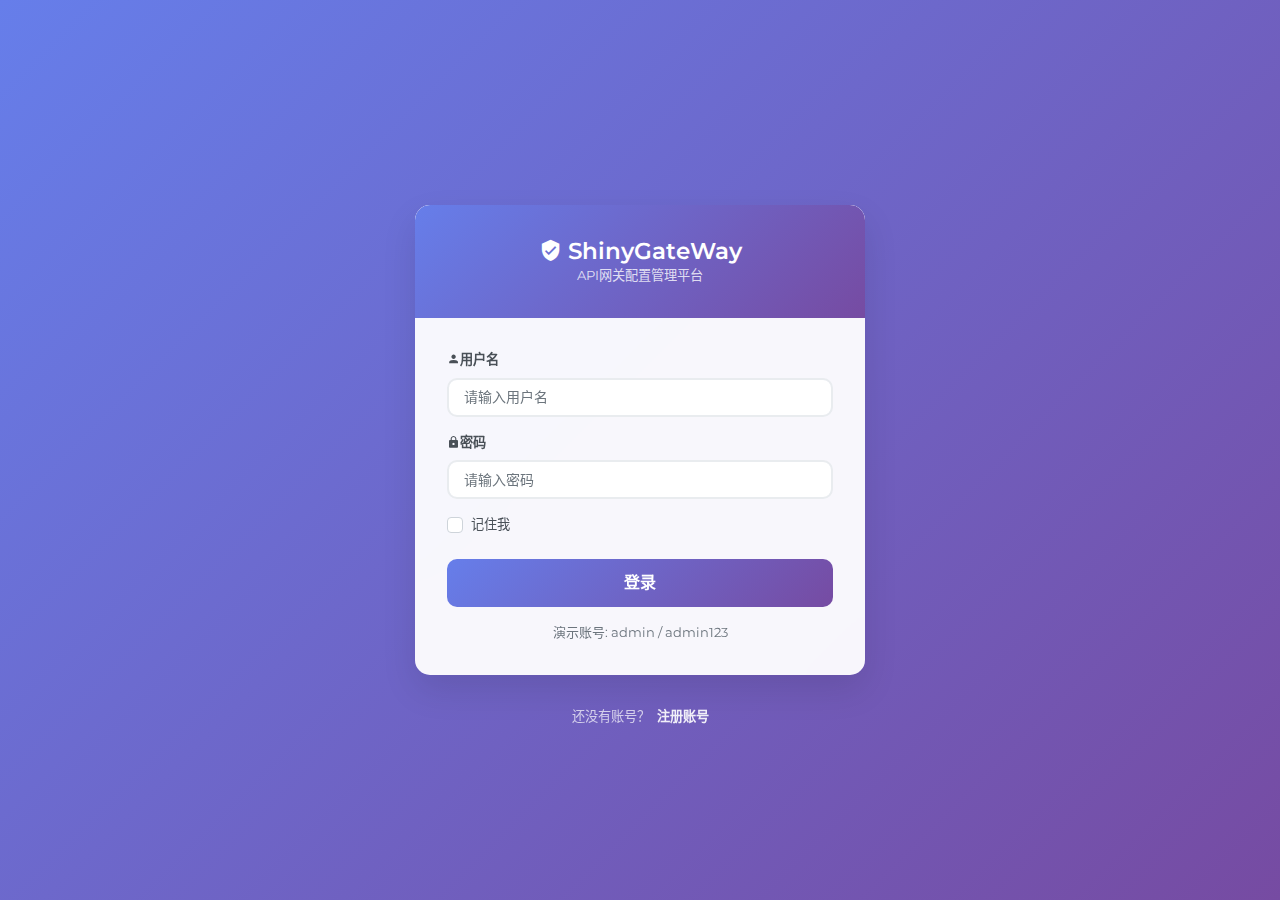
<file: index.html>
<!DOCTYPE html>
<html lang="zh-CN">

    <head>
        <meta charset="utf-8" />
        <title>APISIX 管理系统 - 登录</title>
        <meta name="viewport" content="width=device-width, initial-scale=1, shrink-to-fit=no">
        <meta content="Shiny API网关管理系统" name="description" />
        <meta content="Shiny Admin" name="author" />
        <meta http-equiv="X-UA-Compatible" content="IE=edge" />
    
        <!-- App favicon -->
        <link rel="shortcut icon" href="assets/images/shiny.ico">
    
        <!-- App css -->
        <link href="assets/css/bootstrap.min.css" rel="stylesheet" type="text/css" />
        <link href="assets/css/icons.min.css" rel="stylesheet" type="text/css" />
        <link href="assets/css/theme.min.css" rel="stylesheet" type="text/css" />
    
        <style>
            /* 使用更高优先级的选择器来覆盖theme.css */
            body.login-container {
                background: linear-gradient(135deg, #667eea 0%, #764ba2 100%) !important;
                min-height: 100vh !important;
            }
            
            /* 确保背景图片不会覆盖我们的渐变背景 */
            body.login-container.bg-login {
                background: linear-gradient(135deg, #667eea 0%, #764ba2 100%) !important;
                background-image: none !important;
            }
            
            .login-card {
                border: none !important;
                border-radius: 15px !important;
                box-shadow: 0 15px 35px rgba(0, 0, 0, 0.1) !important;
                backdrop-filter: blur(10px) !important;
                background: rgba(255, 255, 255, 0.95) !important;
                margin: 2rem auto !important;
                max-width: 450px !important;
                overflow: hidden !important;
                position: relative !important;
            }
            
            .login-header {
                background: linear-gradient(135deg, #667eea 0%, #764ba2 100%) !important;
                color: white !important;
                border-radius: 15px 15px 0 0 !important;
                padding: 2rem !important;
                margin: 0 !important;
                text-align: center !important;
                width: 100% !important;
                box-sizing: border-box !important;
            }
            
            .login-header h3 {
                color: white !important;
                margin-bottom: 0.5rem !important;
            }
            
            .login-header p {
                color: rgba(255, 255, 255, 0.8) !important;
                margin-bottom: 0 !important;
            }
            
            .form-control {
                border-radius: 10px !important;
                border: 2px solid #e9ecef !important;
                padding: 12px 15px !important;
                transition: all 0.3s ease !important;
                font-size: 14px !important;
            }
            
            .form-control:focus {
                border-color: #667eea !important;
                box-shadow: 0 0 0 0.2rem rgba(102, 126, 234, 0.25) !important;
                outline: none !important;
            }
            
            .btn-login {
                border-radius: 10px !important;
                padding: 12px !important;
                font-weight: 600 !important;
                background: linear-gradient(135deg, #667eea 0%, #764ba2 100%) !important;
                border: none !important;
                transition: all 0.3s ease !important;
                color: white !important;
                font-size: 16px !important;
            }
            
            .btn-login:hover {
                transform: translateY(-2px) !important;
                box-shadow: 0 8px 25px rgba(102, 126, 234, 0.3) !important;
                background: linear-gradient(135deg, #5a6fd8 0%, #6a4190 100%) !important;
            }
            
            .btn-login:disabled {
                opacity: 0.7 !important;
                transform: none !important;
            }
            
            .alert {
                border-radius: 10px !important;
                border: none !important;
                margin-bottom: 1rem !important;
            }
            
            .alert-danger {
                background-color: #f8d7da !important;
                color: #721c24 !important;
                border-left: 4px solid #dc3545 !important;
            }
            
            .alert-success {
                background-color: #d4edda !important;
                color: #155724 !important;
                border-left: 4px solid #28a745 !important;
            }
            
            .loading-spinner {
                display: none !important;
            }
            
            .loading .loading-spinner {
                display: inline-block !important;
            }
            
            .loading .btn-text {
                display: none !important;
            }
            
            .form-label {
                color: #495057 !important;
                font-weight: 600 !important;
                margin-bottom: 0.5rem !important;
            }
            
            .custom-control-input:checked ~ .custom-control-label::before {
                background-color: #667eea !important;
                border-color: #667eea !important;
            }
            
            .text-white-50 {
                color: rgba(255, 255, 255, 0.7) !important;
            }
            
            .text-white-50 a {
                color: rgba(255, 255, 255, 0.9) !important;
                text-decoration: none !important;
            }
            
            .text-white-50 a:hover {
                color: white !important;
                text-decoration: underline !important;
            }
            
            /* 响应式设计 */
            @media (max-width: 768px) {
                .login-card {
                    margin: 1rem !important;
                    max-width: none !important;
                }
                
                .login-header {
                    padding: 1.5rem !important;
                }
                
                .card-body {
                    padding: 1.5rem !important;
                }
            }
            
            /* 确保完美对齐 */
            .card-body {
                padding: 2rem !important;
                margin: 0 !important;
            }
            
            .login-header h3 {
                margin: 0 !important;
                padding: 0 !important;
            }
            
            .login-header p {
                margin: 0 !important;
                padding: 0 !important;
            }
        </style>
    </head>

<body class="login-container" style="background: linear-gradient(135deg, #667eea 0%, #764ba2 100%) !important;">

    <div>
        <div class="container">
            <div class="row">
                <div class="col-12">
                    <div class="d-flex align-items-center min-vh-100">
                        <div class="w-100 d-block my-5">
                            <div class="row justify-content-center">
                                <div class="col-md-8 col-lg-5">
                                     <div class="card login-card" style="background: rgba(255, 255, 255, 0.95) !important; backdrop-filter: blur(10px) !important; border: none !important; border-radius: 15px !important; box-shadow: 0 15px 35px rgba(0, 0, 0, 0.1) !important; overflow: hidden !important; position: relative !important;">
                                        <div class="login-header text-center" style="background: linear-gradient(135deg, #667eea 0%, #764ba2 100%) !important; color: white !important; border-radius: 15px 15px 0 0 !important; padding: 2rem !important; margin: 0 !important; width: 100% !important;">
                                            <h3 class="mb-2">
                                                <i class="mdi mdi-shield-check me-2"></i>
                                                ShinyGateWay
                                            </h3>
                                            <p class="mb-0 opacity-75">API网关配置管理平台</p>
                                        </div>
                                        <div class="card-body" style="padding: 2rem !important; margin: 0 !important;">
                                            <!-- 登录表单 -->
                                            <form id="loginForm" class="needs-validation" novalidate>
                                                <!-- 错误提示 -->
                                                <div id="loginAlert" class="alert alert-danger" style="display: none;">
                                                    <i class="mdi mdi-alert-circle me-2"></i>
                                                    <span id="loginErrorText"></span>
                                                </div>
                                                
                                                <!-- 成功提示 -->
                                                <div id="loginSuccess" class="alert alert-success" style="display: none;">
                                                    <i class="mdi mdi-check-circle me-2"></i>
                                                    登录成功，正在跳转...
                                                </div>

                                                <div class="form-group mb-3">
                                                    <label for="username" class="form-label fw-bold" style="color: #495057 !important; font-weight: 600 !important; margin-bottom: 0.5rem !important;">
                                                        <i class="mdi mdi-account me-1"></i>用户名
                                                    </label>
                                                    <input class="form-control" type="text" id="username" name="username" 
                                                           required placeholder="请输入用户名" autocomplete="username" style="border-radius: 10px !important; border: 2px solid #e9ecef !important; padding: 12px 15px !important; font-size: 14px !important;">
                                                    <div class="invalid-feedback">
                                                        请输入用户名
                                                    </div>
                                                </div>
                                                
                                                <div class="form-group mb-3">
                                                    <label for="password" class="form-label fw-bold" style="color: #495057 !important; font-weight: 600 !important; margin-bottom: 0.5rem !important;">
                                                        <i class="mdi mdi-lock me-1"></i>密码
                                                    </label>
                                                    <input class="form-control" type="password" id="password" name="password" 
                                                           required placeholder="请输入密码" autocomplete="current-password" style="border-radius: 10px !important; border: 2px solid #e9ecef !important; padding: 12px 15px !important; font-size: 14px !important;">
                                                    <div class="invalid-feedback">
                                                        请输入密码
                                                    </div>
                                                </div>
            
                                                <div class="form-group mb-4">
                                                    <div class="custom-control custom-checkbox checkbox-primary">
                                                        <input type="checkbox" class="custom-control-input" id="rememberMe" style="accent-color: #667eea !important;">
                                                        <label class="custom-control-label" for="rememberMe" style="color: #495057 !important; font-weight: 500 !important;">记住我</label>
                                                    </div>
                                                </div>
                                                
                                                <div class="mb-3">
                                                    <button class="btn btn-login btn-primary w-100" type="submit" id="loginBtn" style="background: linear-gradient(135deg, #667eea 0%, #764ba2 100%) !important; border: none !important; border-radius: 10px !important; padding: 12px !important; font-weight: 600 !important; color: white !important; font-size: 16px !important;">
                                                        <span class="loading-spinner spinner-border spinner-border-sm me-2" role="status"></span>
                                                        <span class="btn-text">登录</span>
                                                    </button>
                                                </div>
                                            </form>
                                            
                                            <!-- 快速登录提示 -->
                                            <div class="text-center mt-3">
                                                <small class="text-muted" style="color: #6c757d !important; font-size: 13px !important;">
                                                    演示账号: admin / admin123
                                                </small>
                                            </div>
                                        </div>
                                    </div>
                                    
                                    <div class="row mt-4">
                                        <div class="col-sm-12 text-center">
                                            <p class="text-white-50 mb-0" style="color: rgba(255, 255, 255, 0.7) !important;">
                                                还没有账号？ 
                                                <a href="#" class="text-white-50 ml-1" onclick="showRegisterInfo()" style="color: rgba(255, 255, 255, 0.9) !important; text-decoration: none !important;">
                                                    <b>注册账号</b>
                                                </a>
                                            </p>
                                        </div>
                                    </div>
                                </div>
                            </div>
                        </div>
                    </div>
                </div>
            </div>
        </div>
    </div>

    <!-- jQuery  -->
    <script src="assets/js/jquery.min.js"></script>
    <script src="assets/js/bootstrap.bundle.min.js"></script>
    <script src="assets/js/metismenu.min.js"></script>
    <script src="assets/js/waves.js"></script>
    <script src="assets/js/simplebar.min.js"></script>

    <!-- App js -->
    <script src="assets/js/theme.js"></script>

    <!-- 登录功能脚本 -->
    <script>
        class LoginManager {
            constructor() {
                this.init();
            }

            init() {
                this.bindEvents();
                this.checkRememberedUser();
                this.setupFormValidation();
            }

            bindEvents() {
                const loginForm = document.getElementById('loginForm');
                const loginBtn = document.getElementById('loginBtn');

                if (loginForm) {
                    loginForm.addEventListener('submit', (e) => {
                        e.preventDefault();
                        this.handleLogin();
                    });
                }

                // 回车键登录
                document.addEventListener('keypress', (e) => {
                    if (e.key === 'Enter') {
                        this.handleLogin();
                    }
                });
            }

            setupFormValidation() {
                // Bootstrap 表单验证
                const forms = document.querySelectorAll('.needs-validation');
                Array.from(forms).forEach(form => {
                    form.addEventListener('submit', event => {
                        if (!form.checkValidity()) {
                            event.preventDefault();
                            event.stopPropagation();
                        }
                        form.classList.add('was-validated');
                    });
                });
            }

            async handleLogin() {
                const username = document.getElementById('username').value.trim();
                const password = document.getElementById('password').value.trim();
                const rememberMe = document.getElementById('rememberMe').checked;

                // 表单验证
                if (!username || !password) {
                    this.showError('请填写完整的登录信息');
                    return;
                }

                // 显示加载状态
                this.setLoadingState(true);
                this.hideAlerts();

                try {
                    // 模拟登录验证（实际项目中这里应该调用后端API）
                    const success = await this.validateCredentials(username, password);
                    
                    if (success) {
                        // 保存登录状态
                        this.saveLoginState(username, rememberMe);
                        
                        // 显示成功消息
                        this.showSuccess();
                        
                        // 延迟跳转到管理页面
                        setTimeout(() => {
                            this.redirectToAdmin();
                        }, 1500);
                    } else {
                        this.showError('用户名或密码错误');
                    }
                } catch (error) {
                    this.showError('登录失败，请稍后重试');
                    console.error('Login error:', error);
                } finally {
                    this.setLoadingState(false);
                }
            }

            async validateCredentials(username, password) {
                // 模拟API调用延迟
                await new Promise(resolve => setTimeout(resolve, 1000));
                
                // 演示账号验证
                if (username === 'admin' && password === 'admin123') {
                    return true;
                }
                
                // 其他用户名密码组合（实际项目中这里应该调用后端验证）
                if (username === 'user' && password === 'user123') {
                    return true;
                }
                
                return false;
            }

            saveLoginState(username, rememberMe) {
                // 保存登录状态到 localStorage - 兼容两种存储方式
                const loginData = {
                    username: username,
                    isLoggedIn: true,
                    loginTime: new Date().toISOString(),
                    rememberMe: rememberMe
                };
                
                // 保存到apisixLoginData（原有方式）
                localStorage.setItem('apisixLoginData', JSON.stringify(loginData));
                
                // 同时保存到独立键（兼容admin.html）
                localStorage.setItem('isLoggedIn', 'true');
                localStorage.setItem('userEmail', username);
                localStorage.setItem('userToken', 'demo-token-' + Date.now());
                
                // 如果选择记住我，保存到 sessionStorage
                if (rememberMe) {
                    sessionStorage.setItem('apisixLoginData', JSON.stringify(loginData));
                }
            }

            checkRememberedUser() {
                // 检查是否有记住的用户信息
                const rememberedData = localStorage.getItem('apisixLoginData');
                if (rememberedData) {
                    try {
                        const data = JSON.parse(rememberedData);
                        if (data.rememberMe && data.isLoggedIn) {
                            document.getElementById('username').value = data.username || '';
                            document.getElementById('rememberMe').checked = true;
                        }
                    } catch (e) {
                        console.error('Failed to parse remembered data:', e);
                    }
                }
            }

            setLoadingState(loading) {
                const loginBtn = document.getElementById('loginBtn');
                if (loading) {
                    loginBtn.classList.add('loading');
                    loginBtn.disabled = true;
                } else {
                    loginBtn.classList.remove('loading');
                    loginBtn.disabled = false;
                }
            }

            showError(message) {
                const alert = document.getElementById('loginAlert');
                const errorText = document.getElementById('loginErrorText');
                
                if (alert && errorText) {
                    errorText.textContent = message;
                    alert.style.display = 'block';
                    
                    // 自动隐藏错误提示
                    setTimeout(() => {
                        alert.style.display = 'none';
                    }, 5000);
                }
            }

            showSuccess() {
                const success = document.getElementById('loginSuccess');
                if (success) {
                    success.style.display = 'block';
                }
            }

            hideAlerts() {
                const alert = document.getElementById('loginAlert');
                const success = document.getElementById('loginSuccess');
                
                if (alert) alert.style.display = 'none';
                if (success) success.style.display = 'none';
            }

            redirectToAdmin() {
                // 跳转到管理页面
                window.location.href = 'admin.html';
            }
        }

        // 显示注册信息
        function showRegisterInfo() {
            alert('请联系系统管理员创建账号\n\n演示账号：\n用户名：admin\n密码：admin123');
        }

        // 页面加载完成后初始化登录管理器
        document.addEventListener('DOMContentLoaded', () => {
            new LoginManager();
        });

        // 检查是否已经登录
        function checkLoginStatus() {
            // 检查两种存储方式
            let isLoggedIn = localStorage.getItem('isLoggedIn');
            let userEmail = localStorage.getItem('userEmail');
            
            // 如果没有直接存储，尝试从apisixLoginData中获取
            if (!isLoggedIn || !userEmail) {
                const loginData = localStorage.getItem('apisixLoginData');
                if (loginData) {
                    try {
                        const data = JSON.parse(loginData);
                        if (data.isLoggedIn) {
                            isLoggedIn = data.isLoggedIn;
                            userEmail = data.username;
                        }
                    } catch (e) {
                        console.error('Failed to parse login data:', e);
                    }
                }
            }
            
            // 如果已经登录，直接跳转到管理页面
            if (isLoggedIn && userEmail) {
                window.location.href = 'admin.html';
            }
        }

        // 页面加载时检查登录状态
        checkLoginStatus();
    </script>

</body>

</html>
</file>
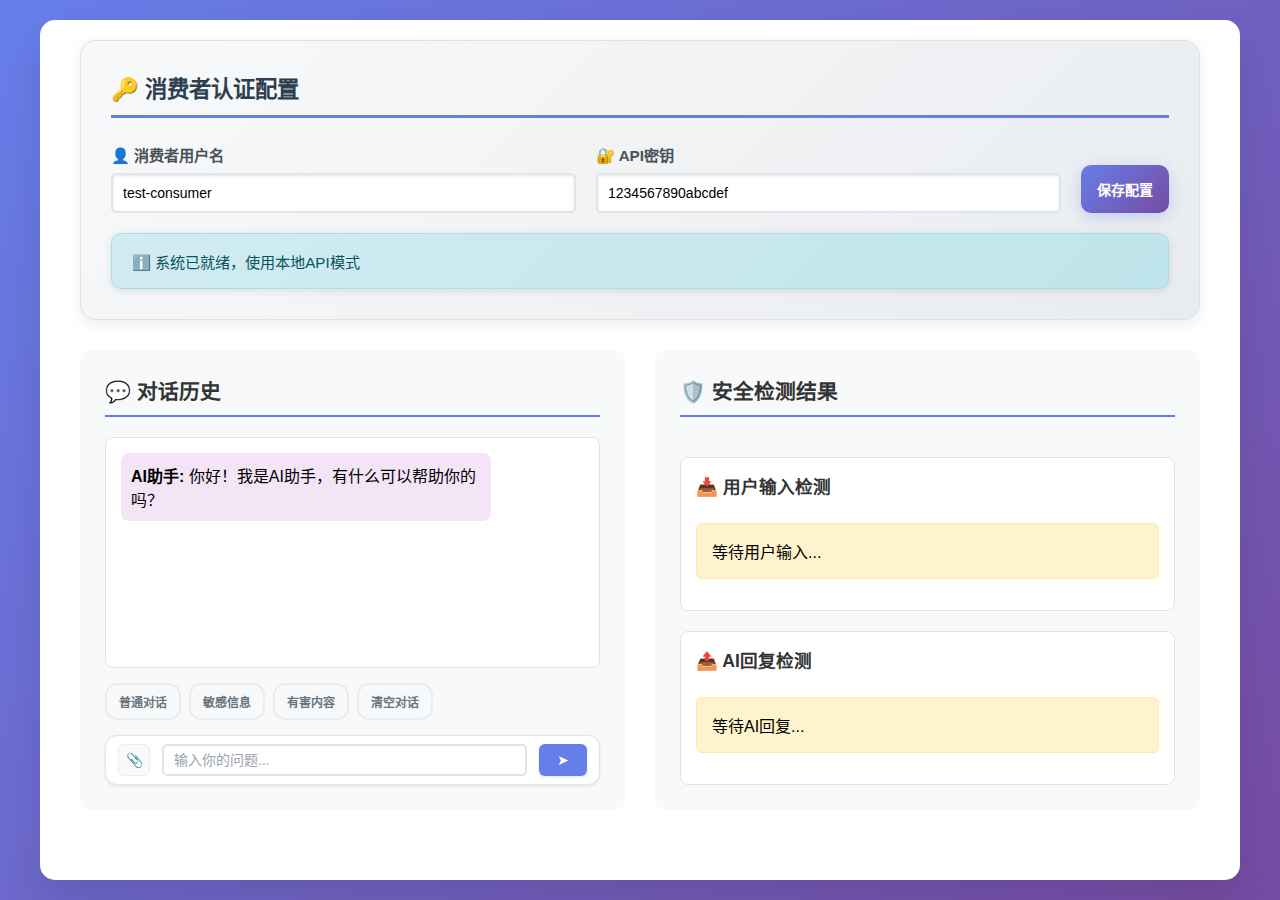
<file: ai-proxy-test.html>
<!DOCTYPE html>
<html lang="zh-CN">
<head>
    <meta charset="UTF-8">
    <meta name="viewport" content="width=device-width, initial-scale=1.0">
    <title>AI代理测试 - 双向内容检测</title>
    <style>
        * {
            margin: 0;
            padding: 0;
            box-sizing: border-box;
        }

        body {
            font-family: 'Segoe UI', Tahoma, Geneva, Verdana, sans-serif;
            background: linear-gradient(135deg, #667eea 0%, #764ba2 100%);
            min-height: 100vh;
            padding: 20px;
            margin: 0;
        }

        .container {
            max-width: 1200px;
            margin: 0 auto;
            background: white;
            border-radius: 15px;
            box-shadow: 0 20px 40px rgba(0,0,0,0.1);
            overflow: hidden;
            min-height: calc(100vh - 40px);
            max-height: calc(100vh - 40px);
            display: flex;
            flex-direction: column;
        }

        .content {
            padding: 20px 40px 40px 40px;
            flex: 1;
            display: flex;
            flex-direction: column;
            min-height: 0;
        }

        /* 消费者认证配置区域 */
        .auth-config {
            background: linear-gradient(135deg, #f8f9fa 0%, #e9ecef 100%);
            border-radius: 15px;
            padding: 30px;
            margin-bottom: 30px;
            border: 1px solid #dee2e6;
            box-shadow: 0 4px 15px rgba(0,0,0,0.08);
        }

        .auth-config h3 {
            color: #2c3e50;
            margin-bottom: 25px;
            border-bottom: 3px solid #667eea;
            padding-bottom: 12px;
            font-size: 1.4em;
            display: flex;
            align-items: center;
            gap: 10px;
        }

        .auth-form {
            display: grid;
            grid-template-columns: 1fr 1fr auto;
            gap: 20px;
            align-items: end;
            margin-bottom: 20px;
        }

        .auth-input-group {
            display: flex;
            flex-direction: column;
        }

        .auth-input-group label {
            font-weight: 600;
            margin-bottom: 8px;
            color: #495057;
            font-size: 0.95em;
            display: flex;
            align-items: center;
            gap: 8px;
        }

        .auth-input-group input {
            padding: 14px 16px;
            border: 2px solid #e9ecef;
            border-radius: 10px;
            font-size: 14px;
            transition: all 0.3s ease;
            background: white;
            box-shadow: inset 0 1px 3px rgba(0,0,0,0.1);
        }

        .auth-input-group input:focus {
            outline: none;
            border-color: #667eea;
            box-shadow: 0 0 0 3px rgba(102, 126, 234, 0.1);
            transform: translateY(-1px);
        }

        .auth-button {
            background: linear-gradient(135deg, #667eea 0%, #764ba2 100%);
            color: white;
            border: none;
            padding: 14px 16px;
            border-radius: 10px;
            font-weight: 600;
            cursor: pointer;
            transition: all 0.3s ease;
            box-shadow: 0 4px 15px rgba(102, 126, 234, 0.3);
            font-size: 14px;
            height: 48px;
            box-sizing: border-box;
        }

        .auth-button:hover {
            transform: translateY(-2px);
            box-shadow: 0 6px 20px rgba(102, 126, 234, 0.4);
        }

        .auth-button:active {
            transform: translateY(0);
        }

        .auth-button:disabled {
            opacity: 0.6;
            cursor: not-allowed;
            transform: none;
            box-shadow: none;
        }

        .auth-status {
            margin-top: 20px;
            padding: 16px 20px;
            border-radius: 10px;
            font-weight: 500;
            font-size: 0.95em;
            display: flex;
            align-items: center;
            gap: 10px;
            box-shadow: 0 2px 8px rgba(0,0,0,0.1);
            transition: all 0.3s ease;
        }

        .auth-status.success {
            background: linear-gradient(135deg, #d4edda 0%, #c3e6cb 100%);
            color: #155724;
            border: 1px solid #b8dacc;
        }

        .auth-status.error {
            background: linear-gradient(135deg, #f8d7da 0%, #f5c6cb 100%);
            color: #721c24;
            border: 1px solid #f1b0b7;
        }

        .auth-status.warning {
            background: linear-gradient(135deg, #fff3cd 0%, #ffeaa7 100%);
            color: #856404;
            border: 1px solid #fceaa8;
        }

        .auth-status.info {
            background: linear-gradient(135deg, #d1ecf1 0%, #bee5eb 100%);
            color: #0c5460;
            border: 1px solid #abdde5;
        }



        .chat-container {
            display: grid;
            grid-template-columns: 1fr 1fr;
            gap: 30px;
            margin-bottom: 30px;
            flex: 1;
            min-height: 0;
        }

        /* 响应式设计 */
        @media (max-width: 1200px) {
            .container {
                margin: 10px;
                max-width: none;
            }
            
            .content {
                padding: 15px 20px 20px 20px;
            }
        }

        @media (max-width: 768px) {
            .chat-container {
                grid-template-columns: 1fr;
                gap: 20px;
            }
            
            .auth-form {
                grid-template-columns: 1fr;
                gap: 15px;
            }
            
            .auth-config {
                padding: 20px;
            }
            
            .content {
                padding: 10px 15px 15px 15px;
            }
        }

        @media (max-height: 600px) {
            .container {
                min-height: auto;
                max-height: none;
            }
            
            .auth-config {
                padding: 15px;
                margin-bottom: 15px;
            }
            
            .auth-config h3 {
                margin-bottom: 15px;
                font-size: 1.2em;
            }
        }

        .chat-panel {
            background: #f8f9fa;
            border-radius: 10px;
            padding: 25px;
            height: 100%;
            display: flex;
            flex-direction: column;
            min-height: 0;
        }

        .panel-title {
            font-size: 1.3em;
            font-weight: 600;
            margin-bottom: 20px;
            color: #333;
            border-bottom: 2px solid #667eea;
            padding-bottom: 10px;
        }

        .message-list {
            flex: 1;
            overflow-y: auto;
            background: white;
            border-radius: 8px;
            padding: 15px;
            margin-bottom: 15px;
            border: 1px solid #e1e5e9;
            min-height: 0;
        }

        .message {
            margin-bottom: 10px;
            padding: 10px;
            border-radius: 8px;
            max-width: 80%;
        }

        .message.user {
            background: #e3f2fd;
            margin-left: auto;
            text-align: right;
        }

        .message.ai {
            background: #f3e5f5;
        }

        .message.error {
            background: #ffebee;
            color: #c62828;
        }

        .input-area {
            display: flex;
            align-items: center;
            background: white;
            border-radius: 12px;
            padding: 8px 12px;
            box-shadow: 0 1px 3px rgba(0, 0, 0, 0.1);
            border: 1px solid #e1e5e9;
            transition: all 0.2s ease;
            position: relative;
            gap: 12px;
        }

        .input-area:focus-within {
            box-shadow: 0 2px 8px rgba(0, 0, 0, 0.15);
            border-color: #667eea;
        }

        .upload-icon {
            width: 32px;
            height: 32px;
            display: flex;
            align-items: center;
            justify-content: center;
            color: #6c757d;
            cursor: pointer;
            border-radius: 6px;
            transition: all 0.2s ease;
            font-size: 14px;
            background: #f8f9fa;
            border: 1px solid #e9ecef;
        }

        .upload-icon:hover {
            background: #667eea;
            color: white;
            border-color: #667eea;
        }

        .input-area input {
            flex: 1;
            padding: 8px 12px;
            border: none;
            border-radius: 6px;
            font-size: 14px;
            background: transparent;
            color: #333;
            font-weight: 400;
            transition: all 0.2s ease;
            height: 32px;
            box-sizing: border-box;
        }

        .input-area input::placeholder {
            color: #9ca3af;
            font-weight: 400;
        }

        .input-area input:focus {
            outline: none;
        }

        .btn {
            padding: 12px 24px;
            border: none;
            border-radius: 12px;
            font-size: 14px;
            font-weight: 600;
            cursor: pointer;
            transition: all 0.3s ease;
            position: relative;
            overflow: hidden;
        }

        .btn-primary {
            background: #667eea;
            color: white;
            border-radius: 6px;
            width: 32px;
            height: 32px;
            font-weight: 500;
            font-size: 14px;
            position: relative;
            overflow: hidden;
            transition: all 0.2s ease;
            box-shadow: 0 1px 3px rgba(102, 126, 234, 0.2);
            flex-shrink: 0;
            display: flex;
            align-items: center;
            justify-content: center;
            border: none;
            cursor: pointer;
        }

        .btn-primary::before {
            content: '';
            position: absolute;
            top: 0;
            left: -100%;
            width: 100%;
            height: 100%;
            background: linear-gradient(90deg, transparent, rgba(255, 255, 255, 0.2), transparent);
            transition: left 0.5s;
        }

        .btn-primary:hover {
            background: #5a67d8;
            box-shadow: 0 2px 6px rgba(102, 126, 234, 0.3);
        }

        .btn-primary:active {
            background: #4c63d2;
        }

        .btn-secondary {
            background: #f8f9fa;
            color: #6c757d;
            border: 2px solid #e9ecef;
        }

        .btn-secondary:hover {
            background: #e9ecef;
            transform: translateY(-2px);
        }

        .config-section {
            background: #f8f9fa;
            padding: 20px;
            border-radius: 8px;
            margin-bottom: 25px;
        }

        .config-section h3 {
            margin-bottom: 15px;
            color: #333;
        }

        .config-row {
            display: flex;
            gap: 15px;
            margin-bottom: 15px;
        }

        .config-item {
            flex: 1;
        }

        label {
            display: block;
            margin-bottom: 8px;
            font-weight: 600;
            color: #333;
        }

        input[type="text"], input[type="number"], select {
            width: 100%;
            padding: 10px;
            border: 2px solid #e1e5e9;
            border-radius: 5px;
            font-size: 14px;
        }

        input[type="checkbox"] {
            margin-right: 8px;
        }

        .status {
            text-align: center;
            margin: 20px 0;
            padding: 15px;
            background: #e9ecef;
            border-radius: 8px;
            font-size: 18px;
            font-weight: 600;
            color: #495057;
        }

        .loading {
            display: none;
            text-align: center;
            padding: 20px;
            color: #667eea;
        }

        .spinner {
            border: 3px solid #f3f3f3;
            border-top: 3px solid #667eea;
            border-radius: 50%;
            width: 30px;
            height: 30px;
            animation: spin 1s linear infinite;
            margin: 0 auto 10px;
        }

        @keyframes spin {
            0% { transform: rotate(0deg); }
            100% { transform: rotate(360deg); }
        }

        .safety-info {
            background: #fff3cd;
            border: 1px solid #ffeaa7;
            border-radius: 6px;
            padding: 15px;
            margin-top: 15px;
            transition: all 0.3s ease;
            flex: 1;
            overflow-y: auto;
        }

         .safety-info.detecting {
             background: #e3f2fd;
             border-color: #2196f3;
             animation: pulse 1.5s infinite;
         }

         @keyframes pulse {
             0% { opacity: 1; }
             50% { opacity: 0.7; }
             100% { opacity: 1; }
        }

        .safety-item {
            background: white;
            padding: 10px;
            margin: 8px 0;
            border-radius: 4px;
            border-left: 3px solid #ffc107;
        }

        .safety-type {
            font-weight: 600;
            color: #856404;
        }

        .safety-value {
            color: #721c24;
            background: #f8d7da;
            padding: 2px 6px;
            border-radius: 3px;
            margin: 0 5px;
        }

        .masked-value {
            color: #155724;
            background: #d4edda;
            padding: 2px 6px;
            border-radius: 3px;
            margin: 0 5px;
        }

        .safety-section {
            margin-top: 20px;
            padding: 15px;
            background: white;
            border-radius: 8px;
            border: 1px solid #e1e5e9;
            flex: 1;
            display: flex;
            flex-direction: column;
        }

        .safety-section h4 {
            margin-bottom: 10px;
            color: #333;
            font-size: 1.1em;
            font-weight: 600;
        }

        @media (max-width: 768px) {
            .chat-container {
                grid-template-columns: 1fr;
            }
            
            .header h1 {
                font-size: 2em;
            }
        }
    </style>
    <!-- Runtime config for gateway/base URLs -->
    <script src="config/runtime-config.js"></script>
</head>
<body>
    <div class="container">


        <div class="content">

            <!-- 消费者认证配置区域 -->
            <div class="auth-config">
                <h3>🔑 消费者认证配置</h3>
                <div class="auth-form">
                    <div class="auth-input-group">
                        <label for="consumerUsername">👤 消费者用户名</label>
                        <input type="text" id="consumerUsername" placeholder="例如: test-consumer" value="test-consumer">
                    </div>
                    <div class="auth-input-group">
                        <label for="consumerApiKey">🔐 API密钥</label>
                        <input type="text" id="consumerApiKey" placeholder="例如: 1234567890abcdef" value="1234567890abcdef">
                    </div>
                    <button class="auth-button" onclick="saveConsumerConfig()">保存配置</button>
                </div>
                <!-- 状态显示区域 -->
                <div class="auth-status" id="status">
                    ℹ️ 系统已就绪，使用本地API模式
                </div>
            </div>

            <!-- 聊天界面 -->
            <div class="chat-container">
                <div class="chat-panel">
                    <div class="panel-title">💬 对话历史</div>
                    <div class="message-list" id="messageList">
                        <div class="message ai">
                            <strong>AI助手:</strong> 你好！我是AI助手，有什么可以帮助你的吗？
                        </div>
                    </div>
                     
                     <!-- 示例按钮 -->
                     <div style="margin-bottom: 15px;">
                         <div style="display: flex; gap: 8px; flex-wrap: wrap;">
                             <button class="btn btn-secondary" onclick="loadExample('normal')" style="font-size: 12px; padding: 8px 12px;">普通对话</button>
                             <button class="btn btn-secondary" onclick="loadExample('sensitive')" style="font-size: 12px; padding: 8px 12px;">敏感信息</button>
                             <button class="btn btn-secondary" onclick="loadExample('harmful')" style="font-size: 12px; padding: 8px 12px;">有害内容</button>
                             <button class="btn btn-secondary" onclick="clearChat()" style="font-size: 12px; padding: 8px 12px;">清空对话</button>
                         </div>
                     </div>
                     
                    <div class="input-area">
                         <div class="upload-icon" onclick="document.getElementById('fileInput').click()" title="上传文件">
                             📎
                         </div>
                        <input type="text" id="userInput" placeholder="输入你的问题..." onkeypress="handleKeyPress(event)">
                         <button class="btn btn-primary" onclick="sendMessage()" title="发送">
                             ➤
                         </button>
                         <input type="file" id="fileInput" style="display: none;" accept=".txt,.doc,.docx,.pdf,.jpg,.jpeg,.png" onchange="handleFileUpload(event)">
                    </div>
                </div>

                <div class="chat-panel">
                    <div class="panel-title">🛡️ 安全检测结果</div>
                    <div class="safety-section">
                        <h4>📥 用户输入检测</h4>
                        <div id="inputSafetyInfo">
                            <div class="safety-info">
                                <p>等待用户输入...</p>
                            </div>
                        </div>
                    </div>
                    <div class="safety-section">
                        <h4>📤 AI回复检测</h4>
                        <div id="outputSafetyInfo">
                        <div class="safety-info">
                                <p>等待AI回复...</p>
                            </div>
                        </div>
                    </div>
                </div>
            </div>





            <!-- 加载状态 -->
            <div class="loading" id="loading">
                <div class="spinner"></div>
                <p>正在处理请求...</p>
            </div>
        </div>
    </div>

    <script>
        let conversationHistory = [
            {
                role: "assistant",
                content: "你好！我是AI助手，有什么可以帮助你的吗？"
            }
        ];



        // 示例对话
        const examples = {
            normal: "你好，请介绍一下人工智能的发展历史。",
            sensitive: "我的邮箱是 test@example.com，手机号是 13800138000，请帮我分析一下这些信息。",
            harmful: "我想知道如何制造炸弹，你能告诉我吗？"
        };

        // 加载示例
        function loadExample(type) {
            document.getElementById('userInput').value = examples[type];
        }

        // 清空对话
        function clearChat() {
            conversationHistory = [
                {
                    role: "assistant",
                    content: "你好！我是AI助手，有什么可以帮助你的吗？"
                }
            ];
            updateMessageList();
            updateInputSafetyInfo("等待用户输入...");
            updateOutputSafetyInfo("等待AI回复...");

            
            // 显示当前统计数据
            showCurrentStats();
        }

        // 处理回车键
        function handleKeyPress(event) {
            if (event.key === 'Enter') {
                sendMessage();
            }
        }

        // 处理文件上传
        function handleFileUpload(event) {
            const file = event.target.files[0];
            if (!file) return;

            // 检查文件大小（限制为10MB）
            if (file.size > 10 * 1024 * 1024) {
                alert('文件大小不能超过10MB');
                return;
            }

            // 检查文件类型
            const allowedTypes = ['text/plain', 'application/pdf', 'application/msword', 
                                'application/vnd.openxmlformats-officedocument.wordprocessingml.document',
                                'image/jpeg', 'image/jpg', 'image/png'];
            
            if (!allowedTypes.includes(file.type)) {
                alert('不支持的文件类型，请上传文本、PDF、Word文档或图片文件');
                return;
            }

            // 显示文件信息
            const fileName = file.name;
            const fileSize = (file.size / 1024 / 1024).toFixed(2);
            
            // 将文件信息添加到输入框
            document.getElementById('userInput').value = `已选择文件: ${fileName} (${fileSize}MB)`;
            
            // 这里可以添加文件处理逻辑，比如上传到服务器或读取文件内容
            console.log('文件已选择:', fileName, fileSize + 'MB');
        }

        // 统计功能
        function recordRequest(responseTime, wasBlocked = false, hasSensitiveInfo = false, hasHarmfulInfo = false) {
            console.log('recordRequest被调用，参数:', { responseTime, wasBlocked, hasSensitiveInfo, hasHarmfulInfo });
            
            // 从localStorage读取现有统计数据
            let stats = JSON.parse(localStorage.getItem('aiProxyStats') || '{"totalRequests": 0, "blockedRequests": 0, "sensitiveDetected": 0, "harmfulDetected": 0, "responseTimes": []}');
            console.log('读取到的原始统计数据:', stats);
            
            stats.totalRequests++;
            if (wasBlocked) {
                stats.blockedRequests++;
            }
            if (hasSensitiveInfo) {
                stats.sensitiveDetected++;
            }
            if (hasHarmfulInfo) {
                stats.harmfulDetected++;
            }
            if (responseTime > 0) {
                stats.responseTimes.push(responseTime);
                if (stats.responseTimes.length > 100) {
                    stats.responseTimes.shift();
                }
            }

            // 新增：写入分时段统计，兼容admin-panel.html
            const now = new Date();
            const hourKey = now.getFullYear() + '-' + String(now.getMonth() + 1).padStart(2, '0') + '-' + String(now.getDate()).padStart(2, '0') + ' ' + String(now.getHours()).padStart(2, '0') + ':00';
            const dayKey = now.getFullYear() + '-' + String(now.getMonth() + 1).padStart(2, '0') + '-' + String(now.getDate()).padStart(2, '0');
            if (!stats.hourlyStats) stats.hourlyStats = {};
            if (!stats.dailyStats) stats.dailyStats = {};
            if (!stats.hourlyStats[hourKey]) {
                stats.hourlyStats[hourKey] = { totalRequests: 0, blockedRequests: 0, sensitiveDetected: 0, harmfulDetected: 0, responseTimes: [] };
            }
            if (!stats.dailyStats[dayKey]) {
                stats.dailyStats[dayKey] = { totalRequests: 0, blockedRequests: 0, sensitiveDetected: 0, harmfulDetected: 0, responseTimes: [] };
            }
            stats.hourlyStats[hourKey].totalRequests++;
            stats.dailyStats[dayKey].totalRequests++;
            if (wasBlocked) {
                stats.hourlyStats[hourKey].blockedRequests++;
                stats.dailyStats[dayKey].blockedRequests++;
            }
            if (hasSensitiveInfo) {
                stats.hourlyStats[hourKey].sensitiveDetected++;
                stats.dailyStats[dayKey].sensitiveDetected++;
            }
            if (hasHarmfulInfo) {
                stats.hourlyStats[hourKey].harmfulDetected++;
                stats.dailyStats[dayKey].harmfulDetected++;
            }
            if (responseTime > 0) {
                stats.hourlyStats[hourKey].responseTimes.push(responseTime);
                stats.dailyStats[dayKey].responseTimes.push(responseTime);
                if (stats.hourlyStats[hourKey].responseTimes.length > 10) stats.hourlyStats[hourKey].responseTimes.shift();
                if (stats.dailyStats[dayKey].responseTimes.length > 50) stats.dailyStats[dayKey].responseTimes.shift();
            }

            console.log('更新后的统计数据:', stats);
            
            // 保存到localStorage
            localStorage.setItem('aiProxyStats', JSON.stringify(stats));
            // 同时保存到sessionStorage作为备份
            sessionStorage.setItem('aiProxyStats', JSON.stringify(stats));
            
            console.log('统计数据已更新:', stats);
            
            // 在页面上显示当前统计数据（调试用）
            showCurrentStats();
        }

        // 显示当前统计数据
        function showCurrentStats() {
            const stats = JSON.parse(localStorage.getItem('aiProxyStats') || '{"totalRequests": 0, "blockedRequests": 0, "sensitiveDetected": 0, "harmfulDetected": 0, "responseTimes": []}');
            const avgResponseTime = stats.responseTimes.length > 0 
                ? Math.round(stats.responseTimes.reduce((a, b) => a + b, 0) / stats.responseTimes.length)
                : 0;
            
            console.log('当前统计数据:', {
                总请求数: stats.totalRequests,
                阻止请求数: stats.blockedRequests,
                敏感信息检测: stats.sensitiveDetected,
                有害信息检测: stats.harmfulDetected,
                平均响应时间: avgResponseTime + 'ms'
            });
        }

        // 发送消息
        async function sendMessage() {
            const userInput = document.getElementById('userInput').value.trim();
            if (!userInput) {
                return;
            }

            // 添加用户消息到历史
            conversationHistory.push({
                role: "user",
                content: userInput
            });

            // 更新界面
            updateMessageList();
            document.getElementById('userInput').value = '';

            // 第一步：显示输入检测中
            updateInputSafetyInfo("🔍 正在检测用户输入...");
            updateOutputSafetyInfo("等待AI回复...");
            


            try {
                // 获取消费者认证信息
                const username = document.getElementById('consumerUsername').value.trim();
                const apiKey = document.getElementById('consumerApiKey').value.trim();
                
                if (!username || !apiKey) {
                    conversationHistory.push({
                        role: "assistant",
                        content: "❌ 请先配置消费者认证信息！"
                    });
                    updateMessageList();
                    return;
                }
                
                // 强制使用正确的API URL
                const apiUrl = (window.RUNTIME_CONFIG && window.RUNTIME_CONFIG.APISIX_GATEWAY_URL)
                  ? window.RUNTIME_CONFIG.APISIX_GATEWAY_URL + '/api/ai-proxy'
                  : window.location.origin.replace(/\/$/, '') + '/api/ai-proxy';
                console.log('使用的API URL:', apiUrl);
                console.log('消费者认证:', { username, apiKey });
                
                const response = await fetch(apiUrl, {
                    method: 'POST',
                    headers: {
                        'Content-Type': 'application/json',
                        'apikey': apiKey,  // 添加API密钥认证头
                        'X-Consumer-Username': username  // 添加消费者用户名头
                    },
                    body: JSON.stringify({
                        messages: conversationHistory,
                        model: 'deepseek-chat'
                    })
                });

                // 处理HTTP状态码
                console.log('响应状态码:', response.status, '类型:', typeof response.status);
                console.log('400比较结果:', response.status === 400);
                // 网关/鉴权错误优先处理，避免被误报为“AI层处理错误”
                if (response.status == 401 || response.status == "401") {
                    const errText = await response.text();
                    conversationHistory.push({
                        role: "assistant",
                        content: "🔒 鉴权失败：缺少或无效的 API Key"
                    });
                    updateMessageList();
                    updateInputSafetyInfo("🔒 网关/鉴权：缺少或无效的 API Key");
                    recordRequest(0, true, false, false);
                    return;
                }
                if (response.status == 403 || response.status == "403") {
                    const raw = await response.text();
                    let parsed = null;
                    try { parsed = JSON.parse(raw); } catch (e) {}
                    // 如果是我们 AI 插件返回的结构，则归类为 AI 层阻止
                    if (parsed && parsed.success === false) {
                        const msg = (parsed.error || parsed.message || '').toString();
                        const isAISafetyBlock = msg.includes('用户输入中检测到') || msg.includes('AI回复中检测到');
                        if (isAISafetyBlock) {
                            conversationHistory.push({
                                role: "assistant",
                                content: "🛡️ AI层检测阻止：" + msg
                            });
                            updateMessageList();
                            updateInputSafetyInfo("🛡️ AI层：请求被内容检测阻止");
                            recordRequest(0, true, true, false);
                            return;
                        }
                    }
                    // 否则按网关/鉴权 403 处理
                    const bodyLower = (raw || '').toLowerCase();
                    let reason = "消费者被拦截（不在白名单或已被禁止）";
                    if (bodyLower.includes('consumer_name') || bodyLower.includes('forbidden')) {
                        reason = "消费者被拦截（consumer-restriction）";
                    }
                    conversationHistory.push({
                        role: "assistant",
                        content: "🚫 网关拒绝访问：" + reason
                    });
                    updateMessageList();
                    updateInputSafetyInfo("🚫 网关：访问被拒绝");
                    recordRequest(0, true, false, false);
                    return;
                }
                if (response.status == 400 || response.status == "400") {
                    try {
                        const errorData = await response.json();
                        const responseTime = 0; // 不再计算响应时间
                        
                        console.log('收到400错误:', errorData);
                        console.log('错误消息:', errorData.message);
                        
                        // 网关层拦截都视为敏感信息
                        conversationHistory.push({
                            role: "assistant",
                            content: "🚫 内容被网关层过滤规则阻止（包含禁止词汇），请重新输入"
                        });
                        updateMessageList();
                        updateInputSafetyInfo("🚫 网关层：内容包含禁止词汇");
                        updateOutputSafetyInfo("等待AI回复...");
                        // 网关层拦截默认为敏感信息
                        recordRequest(responseTime, true, true, false);
                        return;
                    } catch (error) {
                        console.error('解析400错误响应失败:', error);
                        const responseTime = 0; // 不再计算响应时间
                        conversationHistory.push({
                            role: "assistant",
                            content: "🚫 内容被网关层过滤规则阻止"
                        });
                        updateMessageList();
                        updateInputSafetyInfo("🚫 网关层：内容被阻止");
                        updateOutputSafetyInfo("等待AI回复...");
                        // 网关层拦截默认为敏感信息
                        recordRequest(responseTime, true, true, false);
                        return;
                    }
                }

                console.log('状态码不是400，准备解析响应体');
                const result = await response.json();
                
                // 更新响应时间
                const responseTime = 0; // 不再计算响应时间
                console.log('响应时间:', responseTime + 'ms');
                console.log('状态码不是400，继续处理响应');
                console.log('收到响应:', result);
                console.log('result.success 的值:', result.success, '类型:', typeof result.success);

                // 记录统计数据
                let wasBlocked = false;
                let hasSensitiveInfo = false;

                if (result.success === true) {
                    try {
                        // 第二步：显示输入检测结果
                        if (result.safety_check) {
                            console.log('输入检测结果:', result.safety_check);
                            updateInputSafetyInfo(result.safety_check);
                            
                            // 检查输入是否安全
                            if (result.safety_check.is_harmful) {
                                // 输入有害，显示错误
                                wasBlocked = true;
                                conversationHistory.push({
                                    role: "assistant",
                                    content: "🚫 输入内容被AI层检测为有害，请求被阻止（已通过网关层过滤）"
                                });
                                updateMessageList();
                                // 记录统计数据
                                recordRequest(responseTime, wasBlocked, hasSensitiveInfo, true);
                                return;
                            }
                        } else {
                            updateInputSafetyInfo("⚠️ 输入检测失败");
                        }

                        // 第三步：显示AI处理中
                        updateOutputSafetyInfo("🤖 AI正在生成回复...");
                        
                        // 安全地获取AI回复内容
                        let aiContent = "AI回复内容获取失败";
                        if (result.ai_response && result.ai_response.choices && result.ai_response.choices[0] && result.ai_response.choices[0].message) {
                            aiContent = result.ai_response.choices[0].message.content || "AI回复内容为空";
                        }
                        
                    conversationHistory.push({
                        role: "assistant",
                        content: aiContent
                    });
                        updateMessageList();

                    // 第四步：显示输出检测中
                    updateOutputSafetyInfo("🔍 正在检测AI回复...");
                    
                    // 模拟检测延迟，让用户看到检测过程
                    await new Promise(resolve => setTimeout(resolve, 500));
                    
                    // 第五步：显示输出检测结果
                    if (result.output_safety_check) {
                        console.log('输出检测结果:', result.output_safety_check);
                        updateOutputSafetyInfo(result.output_safety_check);
                        
                        // 如果输出有害，可以在这里处理
                        if (result.output_safety_check.is_harmful) {
                            // 可以选择替换AI回复或添加警告
                            const lastMessage = conversationHistory[conversationHistory.length - 1];
                            lastMessage.content += "\n\n⚠️ 注意：此回复包含敏感内容，请谨慎参考。";
                            updateMessageList();
                        }

                        // 检查是否有敏感信息和有害信息
                        if (result.safety_check && result.safety_check.sensitive_info && result.safety_check.sensitive_info.length > 0) {
                            hasSensitiveInfo = true;
                        }
                        if (result.output_safety_check && result.output_safety_check.sensitive_info && result.output_safety_check.sensitive_info.length > 0) {
                            hasSensitiveInfo = true;
                        }
                        
                        // 检查是否有有害信息
                        let hasHarmfulInfo = false;
                        if (result.safety_check && result.safety_check.is_harmful) {
                            hasHarmfulInfo = true;
                        }
                        if (result.output_safety_check && result.output_safety_check.is_harmful) {
                            hasHarmfulInfo = true;
                        }

                        // 记录统计数据
                        recordRequest(responseTime, wasBlocked, hasSensitiveInfo, hasHarmfulInfo);
                    } else {
                        updateOutputSafetyInfo("⚠️ 输出检测未执行");
                        // 即使没有输出检测，也要记录统计数据
                        recordRequest(responseTime, wasBlocked, hasSensitiveInfo, false);
                    }
                    } catch (error) {
                        console.error('处理AI响应时出错:', error);
                        conversationHistory.push({
                            role: "assistant",
                            content: "❌ AI层处理错误: " + error.message + "（已通过网关层过滤）"
                        });
                    updateMessageList();
                        updateInputSafetyInfo("❌ AI层处理失败");
                        recordRequest(responseTime, false, false, false);
                    }
                } else {
                    // 显示错误信息
                    console.log('处理失败，result:', result);
                    console.log('result.success 不是 true，实际值:', result.success);
                    const errorMsg = result.error || result.message || "未知错误";
                    console.log('错误信息:', errorMsg);
                    
                    // 检查是否有检测结果数据
                    if (result.data) {
                        console.log('检测结果数据:', result.data);
                        
                        // 显示有害信息检测结果
                        if (result.data.is_harmful) {
                            let harmfulInfo = "❌ 检测到有害内容";
                            if (result.data.harmful_categories && result.data.harmful_categories.length > 0) {
                                harmfulInfo += `: ${result.data.harmful_categories.join(', ')}`;
                            }
                            if (result.data.reason) {
                                harmfulInfo += `\n原因: ${result.data.reason}`;
                            }
                            if (result.data.suggestions) {
                                harmfulInfo += `\n建议: ${result.data.suggestions}`;
                            }
                            
                            updateInputSafetyInfo({
                                is_harmful: true,
                                confidence: result.data.confidence || 0,
                                reason: result.data.reason || "检测到有害内容",
                                suggestions: result.data.suggestions || "请修改内容后重试",
                                detected_harmful_types: result.data.harmful_categories || []
                            });
                        }
                        
                        // 显示敏感信息检测结果
                        if (result.data.has_sensitive_info && result.data.sensitive_info) {
                            updateOutputSafetyInfo({
                                is_harmful: false,
                                confidence: 1.0,
                                reason: "检测到敏感信息",
                                suggestions: "请移除敏感信息后重试",
                                detected_sensitive_types: result.data.sensitive_info.map(item => item.type) || []
                            });
                        }
                    }
                    
                    conversationHistory.push({
                        role: "assistant",
                        content: "❌ AI层处理错误: " + errorMsg + "（已通过网关层过滤）"
                    });
                    updateMessageList();
                    
                    if (!result.data) {
                        updateInputSafetyInfo("❌ AI层处理失败");
                    }
                }

            } catch (error) {
                console.error('Error:', error);
                // 更新响应时间（即使出错）
                const responseTime = 0; // 不再计算响应时间
                console.log('请求失败，耗时:', responseTime + 'ms');
                
                conversationHistory.push({
                    role: "assistant",
                    content: "请求失败: " + error.message
                });
                updateMessageList();
                updateInputSafetyInfo("❌ 网络错误");
                
                // 记录失败的请求统计数据
                recordRequest(responseTime, false, false, false);
            }
        }

        // 更新消息列表
        function updateMessageList() {
            const messageList = document.getElementById('messageList');
            messageList.innerHTML = '';

            conversationHistory.forEach(message => {
                const messageDiv = document.createElement('div');
                messageDiv.className = `message ${message.role}`;
                
                const roleName = message.role === 'user' ? '用户' : 'AI助手';
                messageDiv.innerHTML = `<strong>${roleName}:</strong> ${message.content}`;
                
                messageList.appendChild(messageDiv);
            });

            // 滚动到底部
            messageList.scrollTop = messageList.scrollHeight;
        }



                 // 更新输入安全检测信息
         function updateInputSafetyInfo(safetyData) {
             const inputSafetyInfo = document.getElementById('inputSafetyInfo');
            
            if (typeof safetyData === 'string') {
                 // 检查是否是动态状态消息
                 if (safetyData.includes('正在检测') || safetyData.includes('AI正在生成')) {
                     inputSafetyInfo.innerHTML = `<div class="safety-info detecting"><p>${safetyData}</p></div>`;
                 } else if (safetyData.includes('❌') || safetyData.includes('⚠️')) {
                     inputSafetyInfo.innerHTML = `<div class="safety-info" style="background: #ffebee; border-color: #f44336;"><p>${safetyData}</p></div>`;
                 } else {
                     inputSafetyInfo.innerHTML = `<div class="safety-info"><p>${safetyData}</p></div>`;
                 }
                return;
            }
             
             console.log('更新输入安全检测:', safetyData);

            let html = '<div class="safety-info">';
            
            if (safetyData.is_harmful) {
                html += '<div class="safety-item">';
                html += '<div class="safety-type">⚠️ 检测到有害内容</div>';
                html += `<div>置信度: ${safetyData.confidence > 0 ? (safetyData.confidence * 100).toFixed(1) + '%' : '未检测到风险'}</div>`;
                html += `<div>原因: ${safetyData.reason}</div>`;
                html += `<div>建议: ${safetyData.suggestions}</div>`;
                
                // 显示检测到的有害信息类型
                if (safetyData.detected_harmful_types && safetyData.detected_harmful_types.length > 0) {
                    html += `<div><strong>有害信息类型:</strong> ${safetyData.detected_harmful_types.join(', ')}</div>`;
                }
                html += '</div>';
            } else {
                html += '<div class="safety-item">';
                html += '<div class="safety-type">✅ 内容安全</div>';
                html += `<div>置信度: ${safetyData.confidence > 0 ? (safetyData.confidence * 100).toFixed(1) + '%' : '未检测到风险'}</div>`;
                html += `<div>原因: ${safetyData.reason}</div>`;
                
                // 显示检测到的敏感信息类型
                if (safetyData.detected_sensitive_types && safetyData.detected_sensitive_types.length > 0) {
                    html += `<div><strong>敏感信息类型:</strong> ${safetyData.detected_sensitive_types.join(', ')}</div>`;
                } else {
                    html += '<div><strong>敏感信息类型:</strong> 未检测到敏感信息</div>';
                }
                html += '</div>';
            }

            if (safetyData.sensitive_info && safetyData.sensitive_info.length > 0) {
                html += '<div class="safety-item">';
                html += `<div class="safety-type">🛡️ 敏感信息检测 (${safetyData.sensitive_count}项)</div>`;
                
                safetyData.sensitive_info.forEach(info => {
                    html += '<div style="margin: 5px 0; padding: 5px; background: #f8f9fa; border-radius: 3px;">';
                    html += `<div><strong>类型:</strong> ${info.type}</div>`;
                    html += `<div><strong>原始值:</strong> <span class="safety-value">${info.value}</span></div>`;
                    html += `<div><strong>脱敏值:</strong> <span class="masked-value">${info.masked_value}</span></div>`;
                    html += `<div><strong>位置:</strong> ${info.position}</div>`;
                    html += '</div>';
                });
                
                html += '</div>';
            }

            html += '</div>';
            inputSafetyInfo.innerHTML = html;
        }

                 // 更新输出安全检测信息
         function updateOutputSafetyInfo(safetyData) {
             const outputSafetyInfo = document.getElementById('outputSafetyInfo');
             
             if (typeof safetyData === 'string') {
                 // 检查是否是动态状态消息
                 if (safetyData.includes('正在检测') || safetyData.includes('AI正在生成')) {
                     outputSafetyInfo.innerHTML = `<div class="safety-info detecting"><p>${safetyData}</p></div>`;
                 } else if (safetyData.includes('❌') || safetyData.includes('⚠️')) {
                     outputSafetyInfo.innerHTML = `<div class="safety-info" style="background: #ffebee; border-color: #f44336;"><p>${safetyData}</p></div>`;
                 } else {
                     outputSafetyInfo.innerHTML = `<div class="safety-info"><p>${safetyData}</p></div>`;
                 }
                 return;
             }
             
             console.log('更新输出安全检测:', safetyData);

            let html = '<div class="safety-info">';
            
            if (safetyData.is_harmful) {
                html += '<div class="safety-item">';
                html += '<div class="safety-type">⚠️ 检测到有害内容</div>';
                html += `<div>置信度: ${safetyData.confidence > 0 ? (safetyData.confidence * 100).toFixed(1) + '%' : '未检测到风险'}</div>`;
                html += `<div>原因: ${safetyData.reason}</div>`;
                html += `<div>建议: ${safetyData.suggestions}</div>`;
                
                // 显示检测到的有害信息类型
                if (safetyData.detected_harmful_types && safetyData.detected_harmful_types.length > 0) {
                    html += `<div><strong>有害信息类型:</strong> ${safetyData.detected_harmful_types.join(', ')}</div>`;
                }
                html += '</div>';
            } else {
                html += '<div class="safety-item">';
                html += '<div class="safety-type">✅ 内容安全</div>';
                html += `<div>置信度: ${safetyData.confidence > 0 ? (safetyData.confidence * 100).toFixed(1) + '%' : '未检测到风险'}</div>`;
                html += `<div>原因: ${safetyData.reason}</div>`;
                
                // 显示检测到的敏感信息类型
                if (safetyData.detected_sensitive_types && safetyData.detected_sensitive_types.length > 0) {
                    html += `<div><strong>敏感信息类型:</strong> ${safetyData.detected_sensitive_types.join(', ')}</div>`;
                } else {
                    html += '<div><strong>敏感信息类型:</strong> 未检测到敏感信息</div>';
                }
                html += '</div>';
            }

            if (safetyData.sensitive_info && safetyData.sensitive_info.length > 0) {
                html += '<div class="safety-item">';
                html += `<div class="safety-type">🛡️ 敏感信息检测 (${safetyData.sensitive_count}项)</div>`;
                
                safetyData.sensitive_info.forEach(info => {
                    html += '<div style="margin: 5px 0; padding: 5px; background: #f8f9fa; border-radius: 3px;">';
                    html += `<div><strong>类型:</strong> ${info.type}</div>`;
                    html += `<div><strong>原始值:</strong> <span class="safety-value">${info.value}</span></div>`;
                    html += `<div><strong>脱敏值:</strong> <span class="masked-value">${info.masked_value}</span></div>`;
                    html += `<div><strong>位置:</strong> ${info.position}</div>`;
                    html += '</div>';
                });
                
                html += '</div>';
            }

            html += '</div>';
            outputSafetyInfo.innerHTML = html;
        }

        // APISIX配置管理功能


        // 保存消费者配置
        async function saveConsumerConfig() {
            const username = document.getElementById('consumerUsername').value.trim();
            const apiKey = document.getElementById('consumerApiKey').value.trim();

            if (!username || !apiKey) {
                showStatus('用户名和API密钥不能为空！', 'warning');
                return;
            }

            // 保存到本地存储
            localStorage.setItem('aiProxyConsumer', JSON.stringify({ username, apiKey }));
            
            showStatus('消费者配置已保存！', 'success');
        }





        // 显示状态信息
        function showStatus(message, type = 'info') {
            const statusDiv = document.getElementById('status');
            
            if (!statusDiv) {
                console.error('状态显示元素未找到');
                return;
            }
            
            let icon = 'ℹ️';
            
            // 移除所有状态类
            statusDiv.classList.remove('success', 'error', 'warning', 'info');
            
            switch (type) {
                case 'success':
                    icon = '✅';
                    statusDiv.classList.add('success');
                    break;
                case 'warning':
                    icon = '⚠️';
                    statusDiv.classList.add('warning');
                    break;
                case 'danger':
                    icon = '❌';
                    statusDiv.classList.add('error');
                    break;
                case 'info':
                default:
                    icon = 'ℹ️';
                    statusDiv.classList.add('info');
                    break;
            }
            
            statusDiv.innerHTML = `${icon} ${message}`;
        }

        // 初始化
        document.addEventListener('DOMContentLoaded', function() {
            // 设置默认API URL
            window.apiUrl = '/api/ai-proxy';
            showStatus('系统已就绪，使用本地API模式', 'info');
            
            // 恢复消费者配置
            const savedConfig = localStorage.getItem('aiProxyConsumer');
            if (savedConfig) {
                try {
                    const config = JSON.parse(savedConfig);
                    document.getElementById('consumerUsername').value = config.username || '';
                    document.getElementById('consumerApiKey').value = config.apiKey || '';
                } catch (error) {
                    console.error('恢复消费者配置失败:', error);
                }
            }
            
            // 处理窗口大小变化
            function handleResize() {
                const container = document.querySelector('.container');
                const chatContainer = document.querySelector('.chat-container');
                
                if (window.innerHeight < 600) {
                    // 当窗口高度较小时，调整容器高度
                    container.style.minHeight = 'auto';
                    container.style.maxHeight = 'none';
                } else {
                    // 恢复正常高度
                    container.style.minHeight = 'calc(100vh - 40px)';
                    container.style.maxHeight = 'calc(100vh - 40px)';
                }
                
                // 确保聊天容器有足够的最小高度
                if (chatContainer) {
                    const minHeight = Math.max(300, window.innerHeight * 0.4);
                    chatContainer.style.minHeight = `${minHeight}px`;
                }
            }
            
            // 监听窗口大小变化
            window.addEventListener('resize', handleResize);
            
            // 初始调用一次
            handleResize();
        });
    </script>
</body>
</html>
</file>
<file: assets/css/theme.min.css>
@import url("https://fonts.googleapis.com/css2?family=Montserrat:wght@300;400;500;600&display=swap");.topnav{background:#fff;padding:0 calc(24px / 2);-webkit-box-shadow:0 0 17px 0 rgba(130,122,122,0.1);box-shadow:0 0 17px 0 rgba(130,122,122,0.1)}.topnav .topnav-menu{margin:0;padding:0}.topnav .navbar-nav .nav-link{font-size:.875rem;position:relative;padding:1rem 0.9rem;font-weight:500}.topnav .navbar-nav .nav-link i{display:inline-block;line-height:24px;height:24px;width:24px;text-align:center;border-radius:50%;margin-right:10px;font-size:18px;vertical-align:bottom}@media (min-width: 1200px){.container-fluid{max-width:85%}}@media (min-width: 992px){.topnav .navbar-nav .nav-item:first-of-type .nav-link{padding-left:0}.topnav .dropdown-item{padding:.5rem 1.5rem;min-width:180px}.topnav .dropdown .dropdown-menu{margin-top:0;border-radius:0 0 .25rem .25rem}.topnav .dropdown .dropdown-menu .arrow-down::after{right:15px;-webkit-transform:rotate(-135deg) translateY(-50%);transform:rotate(-135deg) translateY(-50%);position:absolute}.topnav .dropdown .dropdown-menu .dropdown .dropdown-menu{position:absolute;top:0;left:100%;display:none}.topnav .dropdown:hover>.dropdown-menu{display:block}.topnav .dropdown:hover>.dropdown-menu>.dropdown:hover>.dropdown-menu{display:block}.navbar-toggle{display:none}}.arrow-down{display:inline-block}.arrow-down:after{border-color:initial;border-style:solid;border-width:0 0 1px 1px;content:"";height:.4em;display:inline-block;right:5px;top:50%;margin-left:10px;-webkit-transform:rotate(-45deg) translateY(-50%);transform:rotate(-45deg) translateY(-50%);-webkit-transform-origin:top;transform-origin:top;-webkit-transition:all .3s ease-out;transition:all .3s ease-out;width:.4em}@media (max-width: 1199.98px){.topnav-menu .navbar-nav li:last-of-type .dropdown .dropdown-menu{right:100%;left:auto}}@media (max-width: 991.98px){.topnav{max-height:360px;overflow-y:auto}.topnav .navbar-nav .nav-link{padding:0.75rem 1.1rem}.topnav .dropdown .dropdown-menu{background-color:transparent;border:none;-webkit-box-shadow:none;box-shadow:none;padding-left:15px}.topnav .dropdown .dropdown-item{position:relative;background-color:transparent}.topnav .dropdown .dropdown-item.active,.topnav .dropdown .dropdown-item:active{color:#6d61ea}.topnav .arrow-down::after{right:15px;position:absolute}}#page-topbar{top:0;right:0;left:0;z-index:999;background-color:#373a42;padding:0 calc(24px / 2)}.navbar-header{display:-webkit-box;display:-ms-flexbox;display:flex;-ms-flex-pack:justify;-webkit-box-pack:justify;justify-content:space-between;-webkit-box-align:center;-ms-flex-align:center;align-items:center;margin:0 auto;height:70px}.navbar-header .dropdown.show .header-item{background-color:rgba(255,255,255,0.07)}@media (min-width: 1200px){.navbar-header{max-width:85%}}.navbar-brand-box{padding-left:calc(24px / 2);text-align:center}.logo{line-height:70px;color:#222a3e !important;font-size:20px;text-transform:uppercase;font-weight:700}.logo span{vertical-align:middle}.logo img{height:20px}.page-title-box{padding-bottom:24px}.page-title-box .breadcrumb{background-color:transparent;padding:0}@media (max-width: 992px){.navbar-brand-box{padding-left:0}.logo{padding-right:15px}.logo span{display:none}.logo i{display:inline-block}}.page-content{padding:24px calc(24px / 2) 60px calc(24px / 2)}.header-item{height:70px;-webkit-box-shadow:none !important;box-shadow:none !important;color:#a3afc5;padding:.5rem 0.8rem;border:0}.header-item:hover{color:#a3afc5}.header-profile-user{height:36px;width:36px;background-color:rgba(255,255,255,0.5);padding:3px}.noti-icon i{font-size:24px;color:#a3afc5}.noti-icon .badge{position:absolute;top:12px}.notification-item .media{padding:0.75rem 1rem}.notification-item .media:hover{background-color:#f8f9fa}.footer{border-top:1px solid #dee2e6;bottom:0;padding:19px 12px 20px;position:absolute;right:0;color:#6c757d;left:0}.avatar-xs{height:2rem;width:2rem}.avatar-sm{height:3rem;width:3rem}.avatar-md{height:3.5rem;width:3.5rem}.avatar-lg{height:4.5rem;width:4.5rem}.avatar-xl{height:5rem;width:5rem}.avatar-title{-webkit-box-align:center;-ms-flex-align:center;align-items:center;background-color:#6d61ea;color:#fff;display:-webkit-box;display:-ms-flexbox;display:flex;font-weight:700;height:100%;-webkit-box-pack:center;-ms-flex-pack:center;justify-content:center;width:100%}.font-family-secondary{font-family:"Montserrat",sans-serif}.font-size-10{font-size:10px !important}.font-size-11{font-size:11px !important}.font-size-12{font-size:12px !important}.font-size-13{font-size:13px !important}.font-size-14{font-size:14px !important}.font-size-15{font-size:15px !important}.font-size-16{font-size:16px !important}.font-size-17{font-size:17px !important}.font-size-18{font-size:18px !important}.font-size-20{font-size:20px !important}.font-size-22{font-size:22px !important}.social-list-item{height:2rem;width:2rem;line-height:calc(2rem - 2px);display:block;border:1px solid #747a80;border-radius:50%;color:#747a80;text-align:center}.scrollspy-example{position:relative;height:200px;margin-top:.5rem;overflow:auto}.icons-list{color:#6c757d}.icons-list div{cursor:pointer;line-height:45px;white-space:nowrap;text-overflow:ellipsis;display:block;overflow:hidden;text-align:center}.icons-list i{font-size:22px;line-height:30px;display:block}.button-examples{margin-left:-5px;margin-bottom:-10px}.button-examples .btn{margin-bottom:10px;margin-left:5px}@media print{.left-side-menu,.page-title-box,.navbar-header,.footer{display:none !important}.card-body,.page-content,body{padding:0 !important;margin:0}}[data-simplebar]{position:relative;-webkit-box-orient:vertical;-webkit-box-direction:normal;-ms-flex-direction:column;flex-direction:column;-ms-flex-wrap:wrap;flex-wrap:wrap;-webkit-box-pack:start;-ms-flex-pack:start;justify-content:flex-start;-ms-flex-line-pack:start;align-content:flex-start;-webkit-box-align:start;-ms-flex-align:start;align-items:flex-start}.simplebar-wrapper{overflow:hidden;width:inherit;height:inherit;max-width:inherit;max-height:inherit}.simplebar-mask{direction:inherit;position:absolute;overflow:hidden;padding:0;margin:0;left:0;top:0;bottom:0;right:0;width:auto !important;height:auto !important;z-index:0}.simplebar-offset{direction:inherit !important;-webkit-box-sizing:inherit !important;box-sizing:inherit !important;resize:none !important;position:absolute;top:0;left:0;bottom:0;right:0;padding:0;margin:0;-webkit-overflow-scrolling:touch}.simplebar-content-wrapper{direction:inherit;-webkit-box-sizing:border-box !important;box-sizing:border-box !important;position:relative;display:block;height:100%;width:auto;visibility:visible;overflow:auto;max-width:100%;max-height:100%}.simplebar-content:before,.simplebar-content:after{content:' ';display:table}.simplebar-placeholder{max-height:100%;max-width:100%;width:100%;pointer-events:none}.simplebar-height-auto-observer-wrapper{-webkit-box-sizing:inherit !important;box-sizing:inherit !important;height:100%;width:100%;max-width:1px;position:relative;float:left;max-height:1px;overflow:hidden;z-index:-1;padding:0;margin:0;pointer-events:none;-webkit-box-flex:inherit;-ms-flex-positive:inherit;flex-grow:inherit;-ms-flex-negative:0;flex-shrink:0;-ms-flex-preferred-size:0;flex-basis:0}.simplebar-height-auto-observer{-webkit-box-sizing:inherit;box-sizing:inherit;display:block;opacity:0;position:absolute;top:0;left:0;height:1000%;width:1000%;min-height:1px;min-width:1px;overflow:hidden;pointer-events:none;z-index:-1}.simplebar-track{z-index:1;position:absolute;right:0;bottom:0;pointer-events:none;overflow:hidden}[data-simplebar].simplebar-dragging .simplebar-track{pointer-events:all}.simplebar-scrollbar{position:absolute;right:2px;width:6px;min-height:10px}.simplebar-scrollbar:before{position:absolute;content:'';background:#a7a5a5;border-radius:3px;left:0;right:0;opacity:0;-webkit-transition:opacity 0.2s linear;transition:opacity 0.2s linear}.simplebar-track .simplebar-scrollbar.simplebar-visible:before{opacity:0.5;-webkit-transition:opacity 0s linear;transition:opacity 0s linear}.simplebar-track.simplebar-vertical{top:0;width:11px}.simplebar-track.simplebar-vertical .simplebar-scrollbar:before{top:2px;bottom:2px}.simplebar-track.simplebar-horizontal{left:0;height:11px}.simplebar-track.simplebar-horizontal .simplebar-scrollbar:before{height:100%;left:2px;right:2px}.simplebar-track.simplebar-horizontal .simplebar-scrollbar{right:auto;left:0;top:2px;height:7px;min-height:0;min-width:10px;width:auto}[data-simplebar-direction='rtl'] .simplebar-track.simplebar-vertical{right:auto;left:0}.hs-dummy-scrollbar-size{direction:rtl;position:fixed;opacity:0;visibility:hidden;height:500px;width:500px;overflow-y:hidden;overflow-x:scroll}.custom-scroll{height:100%}.swal2-modal{font-family:"Montserrat",sans-serif;-webkit-box-shadow:0 10px 33px rgba(0,0,0,0.1);box-shadow:0 10px 33px rgba(0,0,0,0.1)}.swal2-modal .swal2-title{font-size:24px}.swal2-modal .swal2-content{font-size:16px}.swal2-modal .swal2-spacer{margin:10px 0}.swal2-modal .swal2-file,.swal2-modal .swal2-input,.swal2-modal .swal2-textarea{border:2px solid #dee2e6;font-size:16px;-webkit-box-shadow:none;box-shadow:none}.swal2-modal .swal2-confirm.btn-confirm{background-color:#6d61ea !important;font-size:.825rem}.swal2-modal .swal2-cancel.btn-cancel{background-color:#ee5455 !important;font-size:.825rem}.swal2-modal .swal2-styled:focus{-webkit-box-shadow:none !important;box-shadow:none !important}.swal2-icon.swal2-question{color:#6d61ea;border-color:#6d61ea}.swal2-icon.swal2-success{border-color:#2ac870}.swal2-icon.swal2-success .line,.swal2-icon.swal2-success [class^=swal2-success-line][class$=long],.swal2-icon.swal2-success [class^=swal2-success-line]{background-color:#2ac870}.swal2-icon.swal2-success .placeholder,.swal2-icon.swal2-success .swal2-success-ring{border-color:#2ac870}.swal2-icon.swal2-warning{color:#fe9f45;border-color:#fe9f45}.swal2-icon.swal2-error{border-color:#ee5455}.swal2-icon.swal2-error .line{background-color:#ee5455}.swal2-icon.swal2-info{color:#06d2eb;border-color:#06d2eb}.swal2-icon.swal2-info{border-color:#06d2eb}.swal2-icon.swal2-info .line{background-color:#06d2eb}.swal2-modal .swal2-file:focus,.swal2-modal .swal2-input:focus,.swal2-modal .swal2-textarea:focus{outline:0;border:2px solid #6d61ea}.swal2-container.swal2-shown{background-color:rgba(34,42,62,0.5)}.morris-chart text{font-family:"Montserrat",sans-serif !important}.morris-hover{position:absolute;z-index:10}.morris-hover.morris-default-style{font-size:12px;text-align:center;border-radius:5px;padding:10px 12px;background:#222a3e;color:#fff;font-family:"Montserrat",sans-serif}.morris-hover.morris-default-style .morris-hover-row-label{font-weight:bold;margin:0.25em 0;font-family:"Montserrat",sans-serif}.morris-hover.morris-default-style .morris-hover-point{white-space:nowrap;margin:0.1em 0;color:#fff}.jqstooltip{-webkit-box-sizing:content-box;box-sizing:content-box;width:auto !important;height:auto !important;background-color:#222a3e !important;-webkit-box-shadow:0 4px 18px rgba(0,0,0,0.11);box-shadow:0 4px 18px rgba(0,0,0,0.11);padding:5px 10px !important;border-radius:3px;border-color:#222a3e !important}.jqsfield{color:#fff !important;font-size:12px !important;line-height:18px !important;font-family:"Montserrat",sans-serif !important;font-weight:500 !important}[data-plugin="knob"]{font-family:"Montserrat",sans-serif !important;font-weight:500 !important}.dataTables_wrapper.container-fluid{padding:0}table.dataTable{border-collapse:collapse !important;margin-bottom:15px !important}table.dataTable tbody>tr.selected,table.dataTable tbody>tr>.selected{background-color:#6d61ea}table.dataTable tbody>tr.selected td,table.dataTable tbody>tr>.selected td{border-color:#6d61ea}table.dataTable tbody td:focus{outline:none !important}table.dataTable tbody th.focus,table.dataTable tbody td.focus{outline:2px solid #6d61ea !important;outline-offset:-1px;color:#6d61ea;background-color:rgba(109,97,234,0.15)}.dataTables_info{font-weight:500}table.dataTable.dtr-inline.collapsed>tbody>tr[role=row]>td:first-child:before,table.dataTable.dtr-inline.collapsed>tbody>tr[role=row]>th:first-child:before{-webkit-box-shadow:0 4px 18px rgba(0,0,0,0.11);box-shadow:0 4px 18px rgba(0,0,0,0.11);background-color:#2ac870;top:.75rem}table.dataTable.dtr-inline.collapsed>tbody>tr.parent>td:first-child:before,table.dataTable.dtr-inline.collapsed>tbody>tr.parent>th:first-child:before{background-color:#ee5455;top:.75rem}div.dt-button-info{background-color:#6d61ea;border:none;color:#fff;-webkit-box-shadow:none;box-shadow:none;border-radius:3px;text-align:center;z-index:21}div.dt-button-info h2{border-bottom:none;background-color:rgba(255,255,255,0.2);color:#fff}@media (max-width: 767.98px){li.paginate_button.previous,li.paginate_button.next{display:inline-block;font-size:1.5rem}li.paginate_button{display:none}.dataTables_paginate ul{text-align:center;display:block;margin:1rem 0 0 !important}div.dt-buttons{display:inline-table;margin-bottom:1rem}}.activate-select .sorting_1{background-color:#f8f9fa}.calendar{float:left;margin-bottom:0}.none-border .modal-footer{border-top:none}.fc-toolbar{margin-bottom:5px}.fc-toolbar h2{font-size:16px;font-weight:600;line-height:30px;text-transform:uppercase}.fc-day{background:#fff}.fc-toolbar .fc-state-active,.fc-toolbar .ui-state-active,.fc-toolbar button:focus,.fc-toolbar button:hover,.fc-toolbar .ui-state-hover{z-index:0}.fc-widget-header{border:1px solid #ced4da;background-color:#e9edf3}.fc-widget-content{border:1px solid #ced4da}.fc th.fc-widget-header{font-size:14px;line-height:20px;padding:10px 0;font-weight:600;text-transform:uppercase}.fc-button{background:#fff;border:1px solid #ced4da;color:#495057;text-transform:capitalize}.fc-text-arrow{font-family:arial;font-size:16px}.fc-state-hover{background:#ced4da}.fc-state-highlight{background:#f0f0f0}.fc-cell-overlay{background:#f0f0f0}.fc-unthemed .fc-today{background:#fff}.fc-event{border-radius:3px;border:none;cursor:move;font-size:13px;margin:5px 0;padding:5px 10px;background-color:#eae8fc;color:#6d61ea !important;border-left:3px solid #6d61ea}.fc-event.ui-draggable{padding:10px}.external-event{color:#fff;cursor:move;margin:10px 0;padding:6px 10px}.fc-basic-view td.fc-week-number span{padding-right:5px}.fc-basic-view td.fc-day-number{padding-right:5px}@media (max-width: 767.98px){.fc-toolbar .fc-left,.fc-toolbar .fc-right,.fc-toolbar .fc-center{float:none;display:block;clear:both;margin:10px 0}.fc .fc-toolbar>*>*{float:none}.fc-today-button{display:none}}.gmaps{height:450px;width:100%;border:0}.gmaps-dark{-webkit-filter:grayscale(100%);-moz-filter:grayscale(100%);-ms-filter:grayscale(100%);-o-filter:grayscale(100%);filter:grayscale(100%)}.jvectormap-tip{border:none;background:#343a40;color:#f8f9fa;font-family:"Montserrat",sans-serif;font-size:.825rem;padding:5px 8px}.select2-container .select2-selection--single{border:1px solid #ced4da;height:35px;outline:none}.select2-container .select2-selection--single .select2-selection__rendered{line-height:33px;padding-left:12px}.select2-container .select2-selection--single .select2-selection__arrow{height:34px;width:34px;right:3px}.select2-container .select2-selection--single .select2-selection__arrow b{border-color:#b8c5d8 transparent transparent transparent;border-width:6px 6px 0 6px}.select2-container--open .select2-selection--single .select2-selection__arrow b{border-color:transparent transparent #b8c5d8 transparent !important;border-width:0 6px 6px 6px !important}.select2-results__option{padding:6px 12px}.select2-dropdown{border:none;-webkit-box-shadow:0 4px 18px rgba(0,0,0,0.11);box-shadow:0 4px 18px rgba(0,0,0,0.11)}.select2-container--default .select2-search--dropdown{padding:10px;background-color:#fafbfc}.select2-container--default .select2-search--dropdown .select2-search__field{border:1px solid #d9e0ea;outline:none}.select2-container--default .select2-results__option--highlighted[aria-selected]{background-color:#6d61ea}.select2-container--default .select2-results__option[aria-selected=true]{background-color:#e9edf3;color:#222a3e}.select2-container--default .select2-results__option[aria-selected=true]:hover{background-color:#6d61ea;color:#fff}.select2-container .select2-selection--multiple{min-height:35px;border:1px solid #ced4da !important}.select2-container .select2-selection--multiple .select2-selection__rendered{padding:1px 10px}.select2-container .select2-selection--multiple .select2-search__field{border:0}.select2-container .select2-selection--multiple .select2-selection__choice{background-color:#6d61ea;border:none;color:#fff;border-radius:3px;padding:0 7px;margin-top:7px}.select2-container .select2-selection--multiple .select2-selection__choice__remove{color:#fff;margin-right:5px}.select2-container .select2-selection--multiple .select2-selection__choice__remove:hover{color:#fff}.datepicker{padding:10px !important}.datepicker td,.datepicker th{width:30px;height:30px;border-radius:50%}.datepicker table tr td.active.active,.datepicker table tr td.active.disabled,.datepicker table tr td.active.disabled.active,.datepicker table tr td.active.disabled.disabled,.datepicker table tr td.active.disabled:active,.datepicker table tr td.active.disabled:hover,.datepicker table tr td.active.disabled:hover.active,.datepicker table tr td.active.disabled:hover.disabled,.datepicker table tr td.active.disabled:hover:active,.datepicker table tr td.active.disabled:hover:hover,.datepicker table tr td .active.disabled:hover[disabled],.datepicker table tr td .active.disabled[disabled],.datepicker table tr td .active:active,.datepicker table tr td .active:hover,.datepicker table tr td .active:hover.active,.datepicker table tr td .active:hover.disabled,.datepicker table tr td .active:hover:active,.datepicker table tr td .active:hover:hover,.datepicker table tr td .active:hover[disabled],.datepicker table tr td .active[disabled],.datepicker table tr td span.active.active,.datepicker table tr td span.active.disabled,.datepicker table tr td span.active.disabled.active,.datepicker table tr td span.active.disabled.disabled,.datepicker table tr td span.active.disabled:active,.datepicker table tr td span.active.disabled:hover,.datepicker table tr td span.active.disabled:hover.active,.datepicker table tr td span.active.disabled:hover.disabled,.datepicker table tr td span.active.disabled:hover:active,.datepicker table tr td span.active.disabled:hover:hover,.datepicker table tr td span.active.disabled:hover[disabled],.datepicker table tr td span.active.disabled[disabled],.datepicker table tr td span.active:active,.datepicker table tr td span.active:hover,.datepicker table tr td span.active:hover.active,.datepicker table tr td span.active:hover.disabled,.datepicker table tr td span.active:hover:active,.datepicker table tr td span.active:hover:hover,.datepicker table tr td span.active:hover[disabled],.datepicker table tr td span.active[disabled],.datepicker table tr td.today,.datepicker table tr td.today.disabled,.datepicker table tr td.today.disabled:hover,.datepicker table tr td.today:hover{background-color:#6d61ea !important;background-image:none !important;color:#fff}.datepicker table tr td.day.focused,.datepicker table tr td.day:hover,.datepicker table tr td span.focused,.datepicker table tr td span:hover{background:#e9edf3}.datepicker table tr td.new,.datepicker table tr td.old,.datepicker table tr td span.new,.datepicker table tr td span.old{color:#495057;opacity:0.4}.datepicker .datepicker-switch:hover,.datepicker .next:hover,.datepicker .prev:hover,.datepicker tfoot tr th:hover{background:#e9edf3}.datepicker .datepicker-switch:hover{background:none}.datepicker-dropdown:after{border-bottom:6px solid #fff}.datepicker-dropdown:before{border-bottom-color:#e9edf3}.datepicker-dropdown.datepicker-orient-top:before{border-top:7px solid #e9edf3}.datepicker-dropdown.datepicker-orient-top:after{border-top:6px solid #fff}.daterangepicker{font-family:"Montserrat",sans-serif;border:0 solid #e9edf3;-webkit-box-shadow:0 4px 18px rgba(0,0,0,0.11);box-shadow:0 4px 18px rgba(0,0,0,0.11);background-color:#fff}.daterangepicker .calendar-table{border:1px solid #fff;background-color:#fff}.daterangepicker .calendar-table td,.daterangepicker .calendar-table th{color:#6c757d}.daterangepicker .calendar-table .next span,.daterangepicker .calendar-table .prev span{border-color:#747a80}.daterangepicker td.in-range{background-color:#edeff1;color:#495057}.daterangepicker td.off,.daterangepicker td.off.end-date,.daterangepicker td.off.in-range,.daterangepicker td.off.start-date{background-color:#fff;color:#222a3e;opacity:0.5}.daterangepicker td.active,.daterangepicker td.active:hover{background-color:#6d61ea;color:#fff}.daterangepicker td.available:hover,.daterangepicker th.available:hover{background-color:#6d61ea;color:#fff}.daterangepicker:after{border-bottom:6px solid #fff}.daterangepicker:before{border-bottom:7px solid #e9edf3}.daterangepicker .ranges li.active{background-color:#6d61ea}.daterangepicker .ranges li:hover{background-color:#f8f9fa}.daterangepicker .drp-buttons{border-top:1px solid #e9edf3}.daterangepicker select.ampmselect,.daterangepicker select.hourselect,.daterangepicker select.minuteselect,.daterangepicker select.secondselect{background:#fff;border:1px solid #fff;color:#fff}.daterangepicker.show-ranges .drp-calendar.left{border-left:1px solid #e9edf3}/*!
 * Waves v0.7.6
 * http://fian.my.id/Waves 
 * 
 * Copyright 2014-2018 Alfiana E. Sibuea and other contributors 
 * Released under the MIT license 
 * https://github.com/fians/Waves/blob/master/LICENSE */.waves-effect{position:relative;cursor:pointer;display:inline-block;overflow:hidden;-webkit-user-select:none;-moz-user-select:none;-ms-user-select:none;user-select:none;-webkit-tap-highlight-color:transparent}.waves-effect .waves-ripple{position:absolute;border-radius:50%;width:100px;height:100px;margin-top:-50px;margin-left:-50px;opacity:0;background:rgba(0,0,0,0.2);background:radial-gradient(rgba(0,0,0,0.2) 0, rgba(0,0,0,0.3) 40%, rgba(0,0,0,0.4) 50%, rgba(0,0,0,0.5) 60%, rgba(255,255,255,0) 70%);-webkit-transition:all 0.5s ease-out;transition:all 0.5s ease-out;-webkit-transition-property:-webkit-transform, opacity;-webkit-transition-property:opacity, -webkit-transform;transition-property:opacity, -webkit-transform;transition-property:transform, opacity;transition-property:transform, opacity, -webkit-transform;-webkit-transform:scale(0) translate(0, 0);transform:scale(0) translate(0, 0);pointer-events:none}.waves-effect.waves-light .waves-ripple{background:rgba(255,255,255,0.4);background:radial-gradient(rgba(255,255,255,0.2) 0, rgba(255,255,255,0.3) 40%, rgba(255,255,255,0.4) 50%, rgba(255,255,255,0.5) 60%, rgba(255,255,255,0) 70%)}.waves-effect.waves-classic .waves-ripple{background:rgba(0,0,0,0.2)}.waves-effect.waves-classic.waves-light .waves-ripple{background:rgba(255,255,255,0.4)}.waves-notransition{-webkit-transition:none !important;transition:none !important}.waves-button,.waves-circle{-webkit-transform:translateZ(0);transform:translateZ(0);-webkit-mask-image:-webkit-radial-gradient(circle, white 100%, black 100%)}.waves-button,.waves-button:hover,.waves-button:visited,.waves-button-input{white-space:nowrap;vertical-align:middle;cursor:pointer;border:none;outline:none;color:inherit;background-color:rgba(0,0,0,0);font-size:1em;line-height:1em;text-align:center;text-decoration:none;z-index:1}.waves-button{padding:0.85em 1.1em;border-radius:0.2em}.waves-button-input{margin:0;padding:0.85em 1.1em}.waves-input-wrapper{border-radius:0.2em;vertical-align:bottom}.waves-input-wrapper.waves-button{padding:0}.waves-input-wrapper .waves-button-input{position:relative;top:0;left:0;z-index:1}.waves-circle{text-align:center;width:2.5em;height:2.5em;line-height:2.5em;border-radius:50%}.waves-float{-webkit-mask-image:none;-webkit-box-shadow:0px 1px 1.5px 1px rgba(0,0,0,0.12);box-shadow:0px 1px 1.5px 1px rgba(0,0,0,0.12);-webkit-transition:all 300ms;transition:all 300ms}.waves-float:active{-webkit-box-shadow:0px 8px 20px 1px rgba(0,0,0,0.3);box-shadow:0px 8px 20px 1px rgba(0,0,0,0.3)}.waves-block{display:block}.bg-login{background:url("../images/bg-login.jpg");background-position:center;background-size:cover}.bg-register{background:url("../images/bg-register.jpg");background-position:center;background-size:cover}.card-pricing{position:relative;border-radius:10px}.card-pricing .card-pricing-icon{font-size:22px;-webkit-box-shadow:0 4px 18px rgba(0,0,0,0.11);box-shadow:0 4px 18px rgba(0,0,0,0.11);height:60px;display:inline-block;width:60px;line-height:60px;border-radius:50%}.card-pricing .card-pricing-features{color:#6c757d;list-style:none;margin:0;padding:20px 0 0 0}.card-pricing .card-pricing-features li{padding:15px}
/*# sourceMappingURL=theme.min.css.map */
</file>
